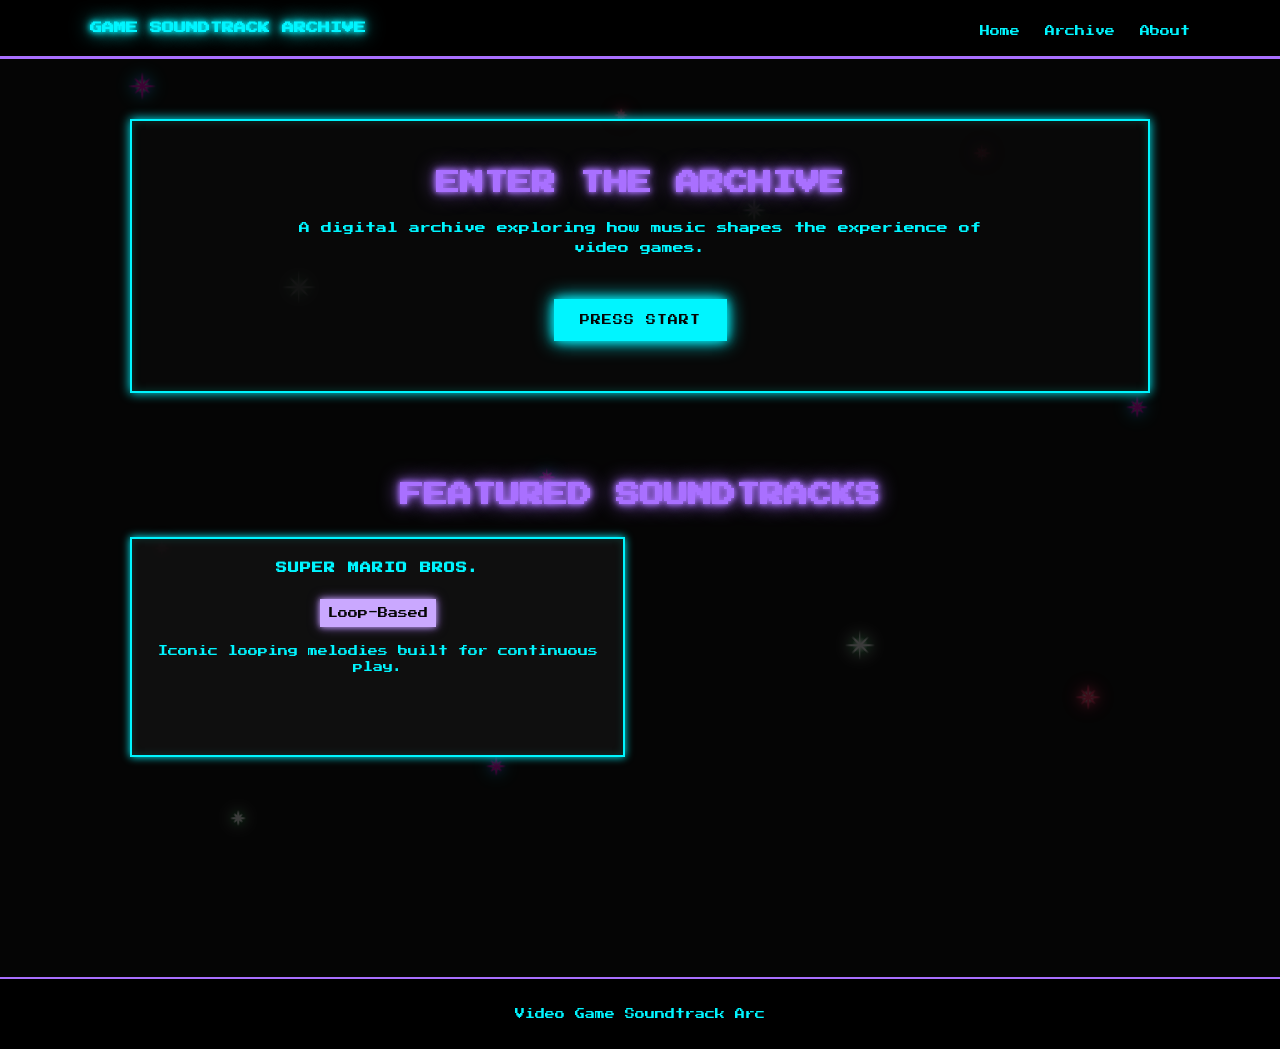
<file: index.html>
<!DOCTYPE html>
<html lang="en">
<head>
  <meta charset="UTF-8">
  <meta name="viewport" content="width=device-width, initial-scale=1.0">
  <title>Game Soundtrack Archive</title>
  <link rel="stylesheet" href="home-page.css">
  <link href="https://fonts.googleapis.com/css2?family=Press+Start+2P&display=swap" rel="stylesheet">
</head>
<body>

<div class="sparkles">
  <span class="sparkle sparkle-1"><i></i><b></b></span>
  <span class="sparkle sparkle-2"><i></i><b></b></span>
  <span class="sparkle sparkle-3"><i></i><b></b></span>
  <span class="sparkle sparkle-4"><i></i><b></b></span>
  <span class="sparkle sparkle-5"><i></i><b></b></span>
  <span class="sparkle sparkle-6"><i></i><b></b></span>
  <span class="sparkle sparkle-7"><i></i><b></b></span>
  <span class="sparkle sparkle-8"><i></i><b></b></span>
  <span class="sparkle sparkle-9"><i></i><b></b></span>
  <span class="sparkle sparkle-10"><i></i><b></b></span>
  <span class="sparkle sparkle-11"><i></i><b></b></span>
  <span class="sparkle sparkle-12"><i></i><b></b></span>
</div>

<header>
  <nav class="nav">
    <h1 class="logo">GAME SOUNDTRACK ARCHIVE</h1>

    <ul class="nav-links">
      <li><a href="./index.html">Home</a></li>
      <li><a href="/b-archive-page/archive.html">Archive</a></li>
      <li><a href="about-page.html">About</a></li>
    </ul>
  </nav>
</header>

<main>
 

<section class="hero">
  <h2>ENTER THE ARCHIVE</h2>
  <p>
    A digital archive exploring how music shapes the experience of video games.
  </p>
  <a href="b-archive-page/archive.html" class="start-btn">PRESS START</a>
</section>

<section class="archive-category">
  <h2>FEATURED SOUNDTRACKS</h2>

  <div class="archive-grid">
    <article class="card">
      <h3>SUPER MARIO BROS.</h3>
      <p class="card-label">Loop-Based</p>
      <p>Iconic looping melodies built for continuous play.</p>
    </article>

  

</section>

</main>

<footer>
  <p>Video Game Soundtrack Arc</p>
</footer>

</body>
</html>
</file>
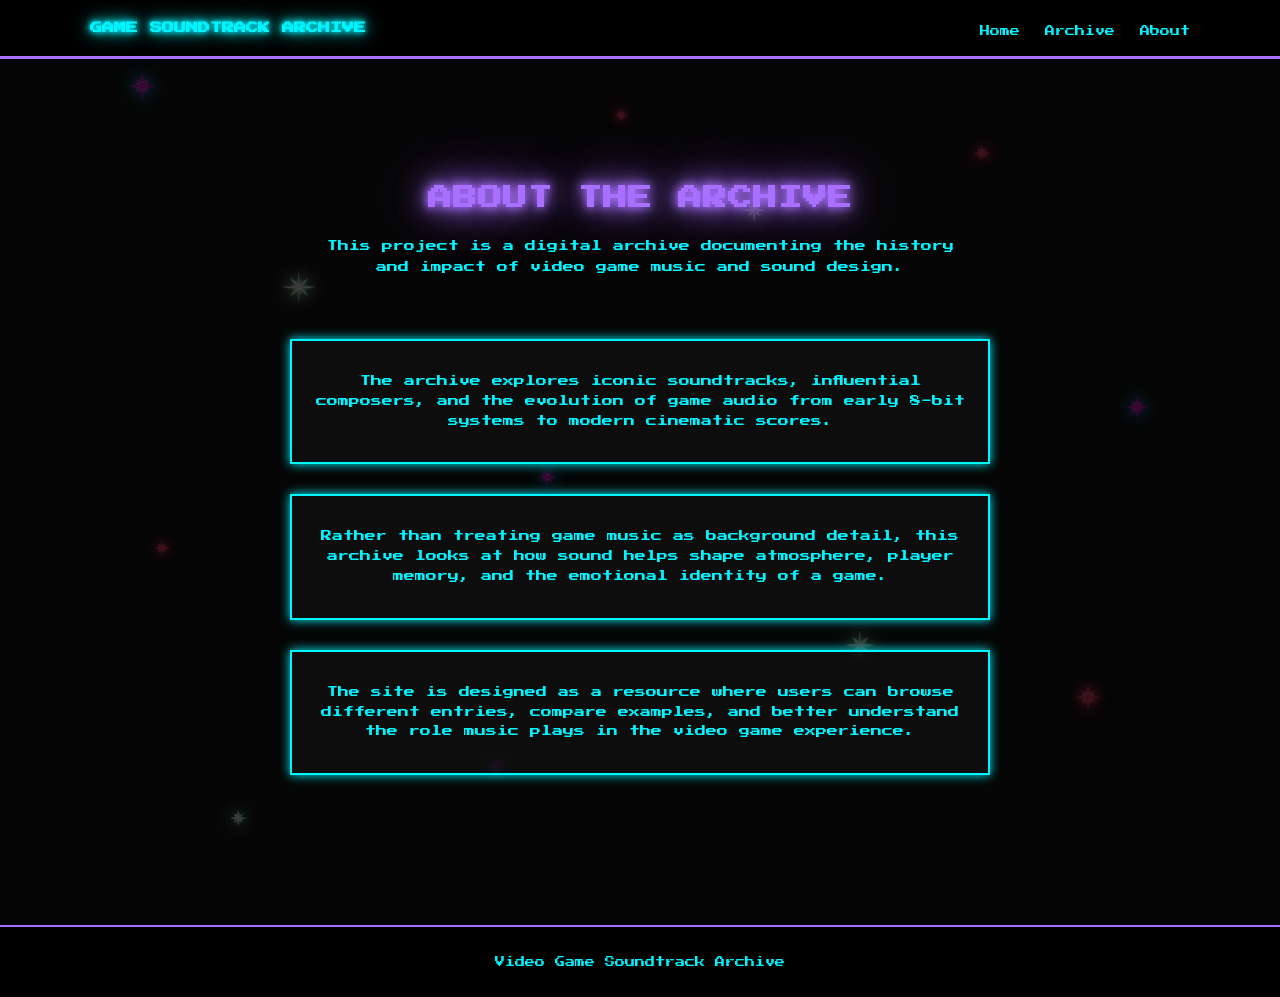
<file: about-page.html>
<!DOCTYPE html>
<html lang="en">
<head>
  <meta charset="UTF-8">
  <meta name="viewport" content="width=device-width, initial-scale=1.0">
  <title>About | Game Soundtrack Archive</title>
  <link rel="stylesheet" href="home-page.css">
  <link href="https://fonts.googleapis.com/css2?family=Press+Start+2P&display=swap" rel="stylesheet">
</head>
<body>

  <div class="sparkles">
    <span class="sparkle sparkle-1"><i></i><b></b></span>
    <span class="sparkle sparkle-2"><i></i><b></b></span>
    <span class="sparkle sparkle-3"><i></i><b></b></span>
    <span class="sparkle sparkle-4"><i></i><b></b></span>
    <span class="sparkle sparkle-5"><i></i><b></b></span>
    <span class="sparkle sparkle-6"><i></i><b></b></span>
    <span class="sparkle sparkle-7"><i></i><b></b></span>
    <span class="sparkle sparkle-8"><i></i><b></b></span>
    <span class="sparkle sparkle-9"><i></i><b></b></span>
    <span class="sparkle sparkle-10"><i></i><b></b></span>
    <span class="sparkle sparkle-11"><i></i><b></b></span>
    <span class="sparkle sparkle-12"><i></i><b></b></span>
  </div>

  <header>
    <nav class="nav">
      <h1 class="logo">GAME SOUNDTRACK ARCHIVE</h1>

      <ul class="nav-links">
        <li><a href="index.html">Home</a></li>
        <li><a href="b-archive-page/archive.html">Archive</a></li>
        <li><a href="about.html">About</a></li>
      </ul>
    </nav>
  </header>

  <main>

    <section class="intro">
      <h2 class="section-title">ABOUT THE ARCHIVE</h2>
      <p>
        This project is a digital archive documenting the history and impact of video game music
        and sound design.
      </p>
    </section>

    <section class="entry-text">
      <p>
        The archive explores iconic soundtracks, influential composers, and the evolution of game
        audio from early 8-bit systems to modern cinematic scores.
      </p>
    </section>

    <section class="entry-text">
      <p>
        Rather than treating game music as background detail, this archive looks at how sound helps
        shape atmosphere, player memory, and the emotional identity of a game.
      </p>
    </section>

    <section class="entry-text">
      <p>
        The site is designed as a resource where users can browse different entries, compare examples,
        and better understand the role music plays in the video game experience.
      </p>
    </section>

  </main>

  <footer>
    <p>Video Game Soundtrack Archive</p>
  </footer>

</body>
</html>
</file>
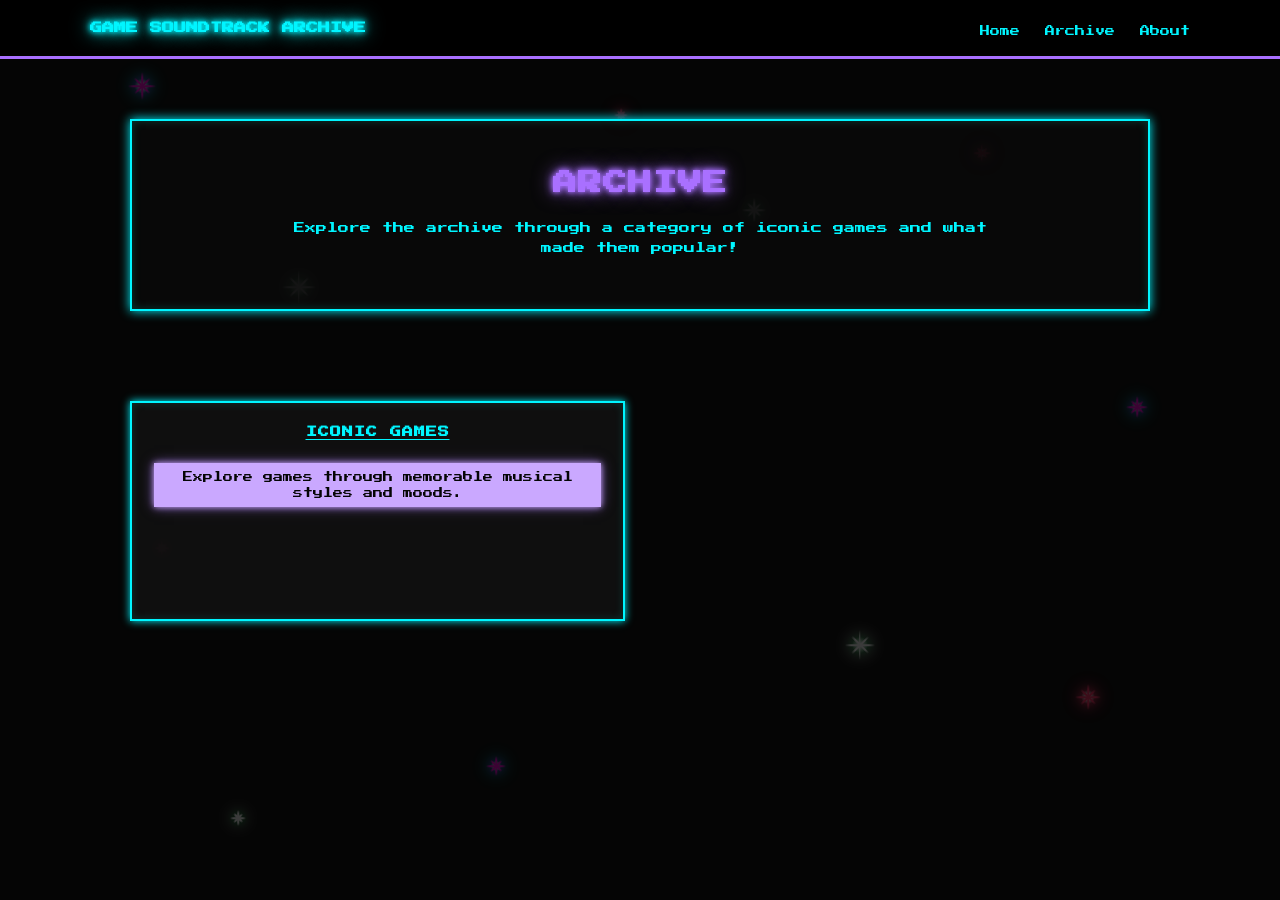
<file: b-archive-page/archive.html>
<!DOCTYPE html>
<html lang="en">
<head>
  <meta charset="UTF-8">
  <meta name="viewport" content="width=device-width, initial-scale=1.0">
  <title>Archive | Game Soundtrack Archive</title>
  <link rel="stylesheet" href="archive.css">
  <link href="https://fonts.googleapis.com/css2?family=Press+Start+2P&display=swap" rel="stylesheet">
</head>
<body>

  <div class="sparkles">
    <span class="sparkle sparkle-1"><i></i><b></b></span>
    <span class="sparkle sparkle-2"><i></i><b></b></span>
    <span class="sparkle sparkle-3"><i></i><b></b></span>
    <span class="sparkle sparkle-4"><i></i><b></b></span>
    <span class="sparkle sparkle-5"><i></i><b></b></span>
    <span class="sparkle sparkle-6"><i></i><b></b></span>
    <span class="sparkle sparkle-7"><i></i><b></b></span>
    <span class="sparkle sparkle-8"><i></i><b></b></span>
    <span class="sparkle sparkle-9"><i></i><b></b></span>
    <span class="sparkle sparkle-10"><i></i><b></b></span>
    <span class="sparkle sparkle-11"><i></i><b></b></span>
    <span class="sparkle sparkle-12"><i></i><b></b></span>
  </div>

  <header>
    <nav class="nav">
      <h1 class="logo">GAME SOUNDTRACK ARCHIVE</h1>
      <ul class="nav-links">
        <li><a href="../index.html">Home</a></li>
        <li><a href="./archive.html">Archive</a></li>
         <li><a href="../about-page.html">About</a></li>
        
      </ul>
    </nav>
  </header>

  <main>
    <section class="hero">
      <h2 class="section-title">ARCHIVE</h2>
      <p>
        Explore the archive through a category of iconic games and what made them popular!
      </p>
    </section>

    <section class="archive-category">
      <div class="archive-grid">
        <a href="../b-archive-page/iconic-games-page.html" class="card-link">
          <article class="card">
            <h3>ICONIC GAMES</h3>
            <p class="card-label">Explore games through memorable musical styles and moods.</p>
          </article>
        </a>
</file>
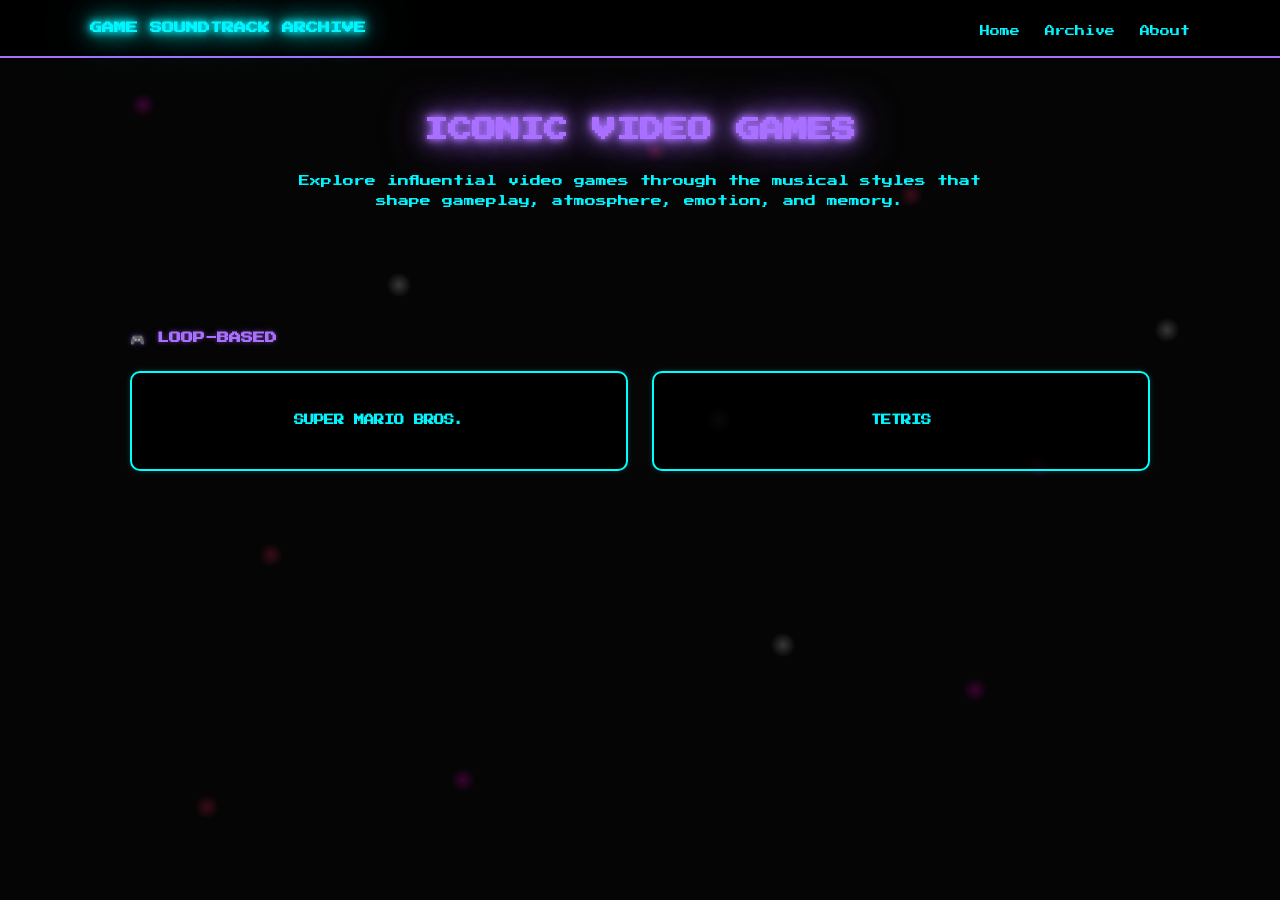
<file: b-archive-page/iconic-games-page.html>
<!DOCTYPE html>
<html lang="en">
<head>
  <meta charset="UTF-8">
  <meta name="viewport" content="width=device-width, initial-scale=1.0">
  <title>Iconic Video Games | Game Soundtrack Archive</title>
  <link rel="stylesheet" href="iconic-games-page.css">
  <link href="https://fonts.googleapis.com/css2?family=Press+Start+2P&display=swap" rel="stylesheet">
</head>
<body>

  <div class="sparkles">
    <span class="sparkle sparkle-1"><i></i><b></b></span>
    <span class="sparkle sparkle-2"><i></i><b></b></span>
    <span class="sparkle sparkle-3"><i></i><b></b></span>
    <span class="sparkle sparkle-4"><i></i><b></b></span>
    <span class="sparkle sparkle-5"><i></i><b></b></span>
    <span class="sparkle sparkle-6"><i></i><b></b></span>
    <span class="sparkle sparkle-7"><i></i><b></b></span>
    <span class="sparkle sparkle-8"><i></i><b></b></span>
    <span class="sparkle sparkle-9"><i></i><b></b></span>
    <span class="sparkle sparkle-10"><i></i><b></b></span>
    <span class="sparkle sparkle-11"><i></i><b></b></span>
    <span class="sparkle sparkle-12"><i></i><b></b></span>
  </div>

  <header>
    <nav class="nav">
      <h1 class="logo">GAME SOUNDTRACK ARCHIVE</h1>
      <ul class="nav-links">
        <li><a href="../index.html">Home</a></li>
        <li><a href="./archive.html">Archive</a></li>
       <li><a href="about-page.html">About</a></li>
      </ul>
    </nav>
  </header>

  <main class="games-page">

    <section class="games-hero">
      <h2 class="games-page-title">ICONIC VIDEO GAMES</h2>
      <p class="games-hero-text">
        Explore influential video games through the musical styles that shape gameplay,
        atmosphere, emotion, and memory.
      </p>
    </section>

    <section class="games-category">
      <h3 class="games-genre-title">🎮 LOOP-BASED</h3>
      <div class="games-grid">
        <a href="../c-iconic-video-games/mario.html" class="game-card-link">
          <article class="game-card"><h4>SUPER MARIO BROS.</h4></article>
        </a>

        <a href="../c-iconic-video-games/tetris.html" class="game-card-link">
          <article class="game-card"><h4>TETRIS</h4></article>
        </a>

  </main>

</body>
</html>
</file>
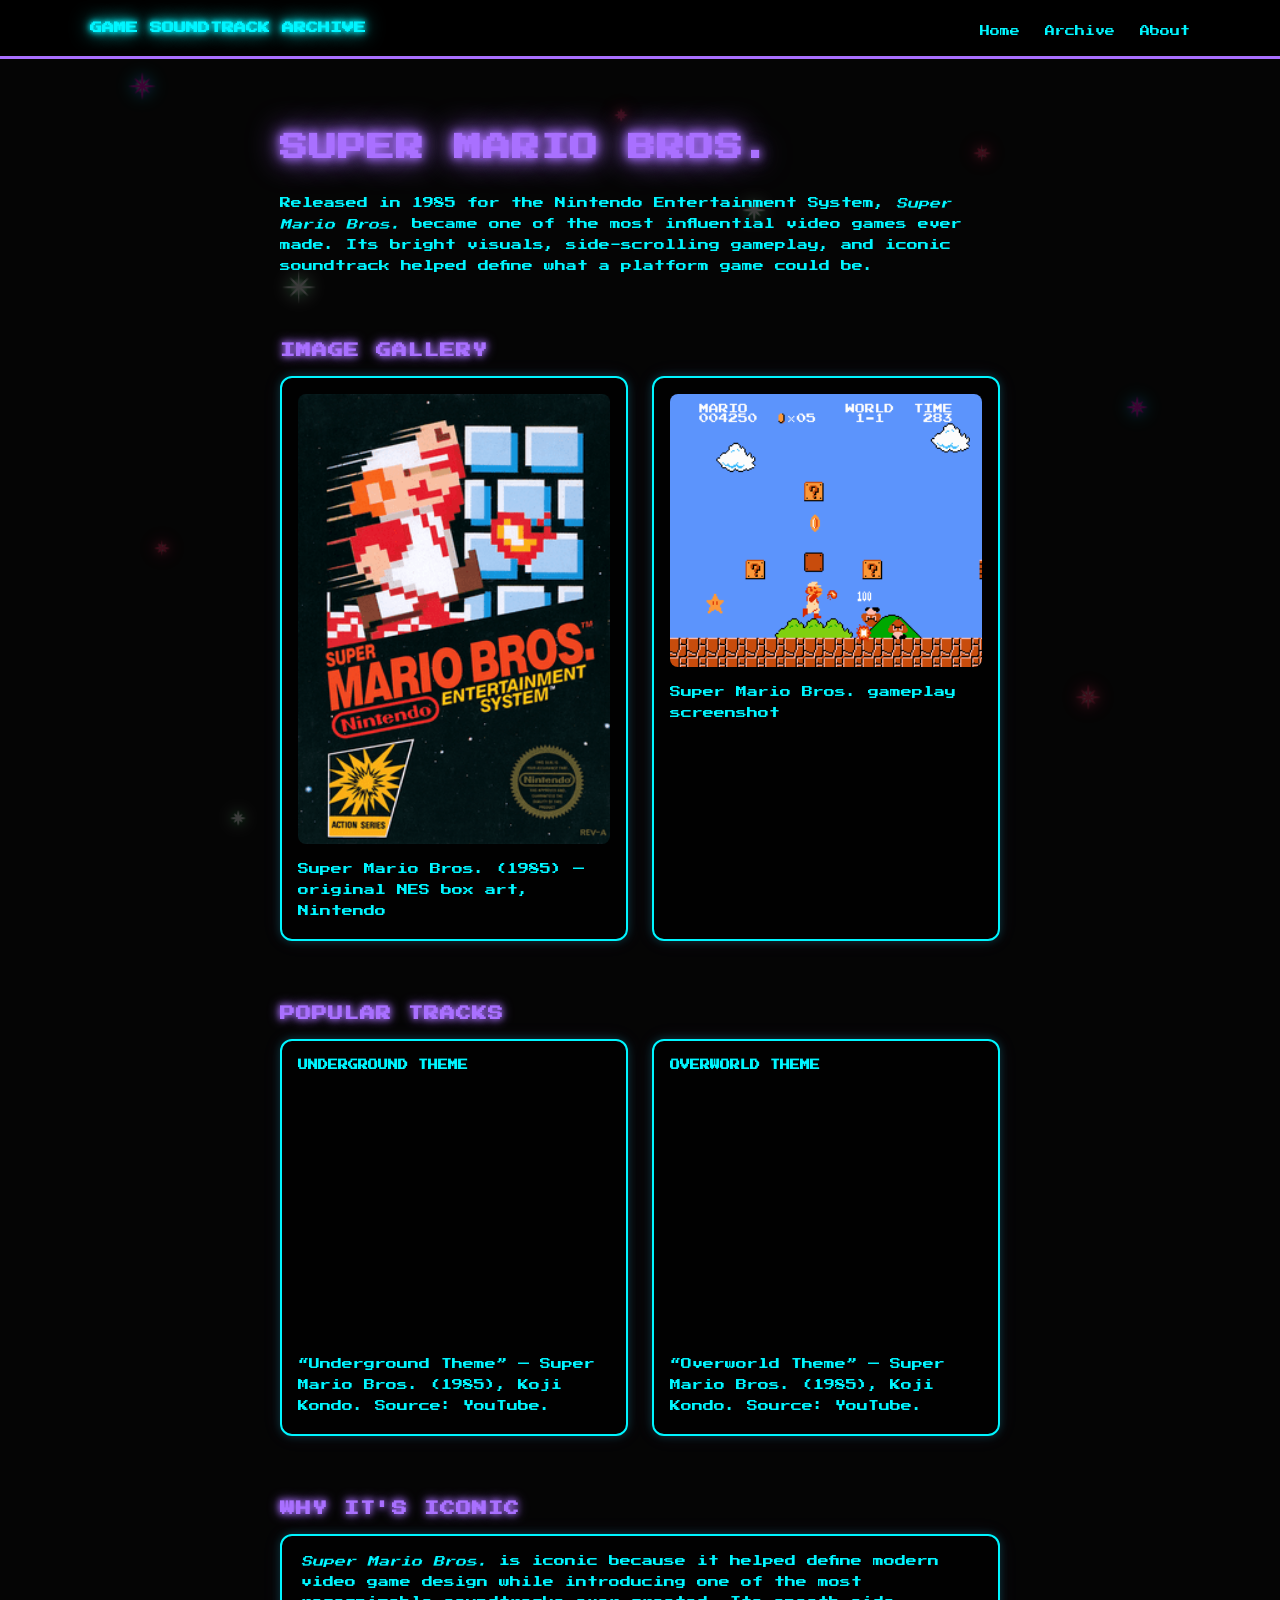
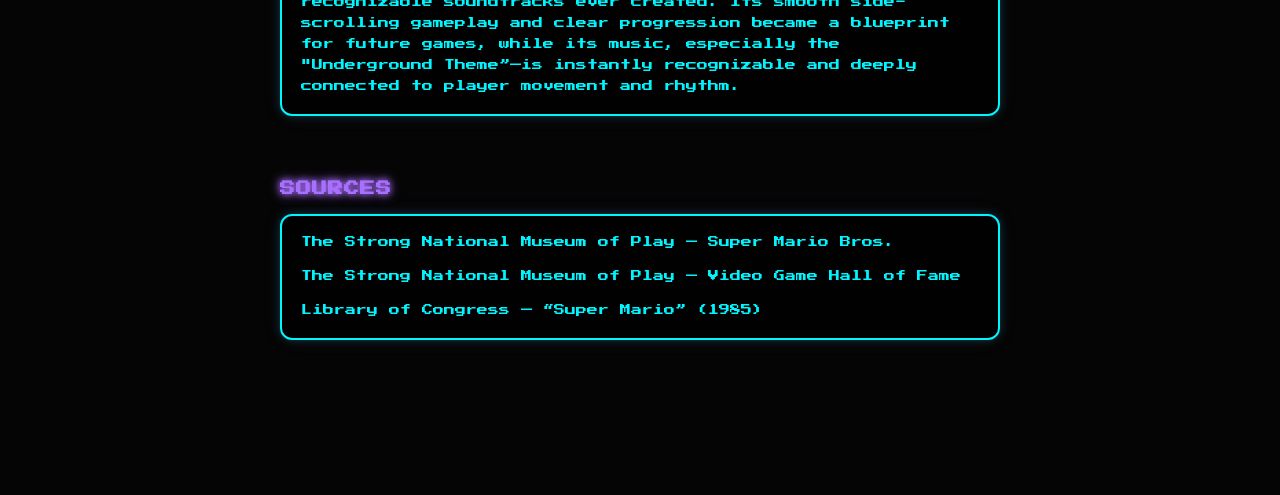
<file: c-iconic-video-games/mario.html>
<!DOCTYPE html>
<html lang="en">
<head>
  <meta charset="UTF-8" />
  <meta name="viewport" content="width=device-width, initial-scale=1.0" />
  <title>Super Mario Bros. | Game Soundtrack Archive</title>
  <link rel="stylesheet" href="mario.css" />
  <link href="https://fonts.googleapis.com/css2?family=Press+Start+2P&display=swap" rel="stylesheet" />
</head>
<body>

  <div class="sparkles">
    <span class="sparkle sparkle-1"><i></i><b></b></span>
    <span class="sparkle sparkle-2"><i></i><b></b></span>
    <span class="sparkle sparkle-3"><i></i><b></b></span>
    <span class="sparkle sparkle-4"><i></i><b></b></span>
    <span class="sparkle sparkle-5"><i></i><b></b></span>
    <span class="sparkle sparkle-6"><i></i><b></b></span>
    <span class="sparkle sparkle-7"><i></i><b></b></span>
    <span class="sparkle sparkle-8"><i></i><b></b></span>
    <span class="sparkle sparkle-9"><i></i><b></b></span>
    <span class="sparkle sparkle-10"><i></i><b></b></span>
    <span class="sparkle sparkle-11"><i></i><b></b></span>
    <span class="sparkle sparkle-12"><i></i><b></b></span>
  </div>

  <header>
    <nav class="nav">
      <h1 class="logo">GAME SOUNDTRACK ARCHIVE</h1>
      <ul class="nav-links">
        <li><a href="../index.html">Home</a></li>
        <li><a href="../b-archive-page/archive.html">Archive</a></li>
        <li><a href="../about-page.html">About</a></li>
      </ul>
    </nav>
  </header>

  <main class="games-page">

    <section class="games-hero">
      <h2 class="games-page-title">SUPER MARIO BROS.</h2>
      <p class="games-hero-text">
        Released in 1985 for the Nintendo Entertainment System, <em>Super Mario Bros.</em>
        became one of the most influential video games ever made. Its bright visuals,
        side-scrolling gameplay, and iconic soundtrack helped define what a platform game could be.
      </p>
    </section>

    <section class="games-category">
      <h3 class="games-genre-title">IMAGE GALLERY</h3>
      <div class="games-grid">

        <article class="game-card media-card">
          <img
            src="../images/super mario bros.png"
            alt="Super Mario Bros. original NES box art"
            class="media-image"
          />
          <p class="media-caption">
            Super Mario Bros. (1985) — original NES box art, Nintendo
          </p>
        </article>

        <article class="game-card media-card">
          <img
            src="../images/mario gameplay.png"
            alt="Super Mario Bros. gameplay screenshot"
            class="media-image"
          />
          <p class="media-caption">
            Super Mario Bros. gameplay screenshot
          </p>
        </article>

      </div>
    </section>

    <section class="games-category">
      <h3 class="games-genre-title">POPULAR TRACKS</h3>
      <div class="games-grid">

        <article class="game-card media-card">
          <h4 class="track-title">UNDERGROUND THEME</h4>
          <iframe
            width="100%"
            height="250"
            src="https://www.youtube.com/embed/ox2Fjp9oeAI"
            title="Super Mario Bros Underground Theme"
            frameborder="0"
            allowfullscreen
            class="video-frame">
          </iframe>
          <p class="media-caption">
            “Underground Theme” — Super Mario Bros. (1985), Koji Kondo. Source: YouTube.
          </p>
        </article>

        <article class="game-card media-card">
          <h4 class="track-title">OVERWORLD THEME</h4>
          <iframe
            width="100%"
            height="250"
            src="https://www.youtube.com/embed/iy3qq7zc4EY"
            title="Super Mario Bros Overworld Theme"
            frameborder="0"
            allowfullscreen
            class="video-frame">
          </iframe>
          <p class="media-caption">
            “Overworld Theme” — Super Mario Bros. (1985), Koji Kondo. Source: YouTube.
          </p>
        </article>

      </div>
    </section>

    <section class="games-category">
      <h3 class="games-genre-title">WHY IT'S ICONIC</h3>
      <div class="game-card text-card">
        <p>
          <em>Super Mario Bros.</em> is iconic because it helped define modern video game design
          while introducing one of the most recognizable soundtracks ever created. Its smooth
          side-scrolling gameplay and clear progression became a blueprint for future games,
          while its music, especially the "Underground Theme”—is instantly recognizable and deeply
          connected to player movement and rhythm.
        </p>
      </div>
    </section>

    <section class="games-category">
      <h3 class="games-genre-title">SOURCES</h3>
      <div class="game-card text-card">
        <ul class="sources-list">
          <li>
            <a href="https://www.museumofplay.org/games/super-mario-bros/" target="_blank" rel="noopener noreferrer">
              The Strong National Museum of Play — Super Mario Bros.
            </a>
          </li>
          <li>
            <a href="https://www.museumofplay.org/blog/the-first-class-of-the-world-video-game-hall-of-fame/" target="_blank" rel="noopener noreferrer">
              The Strong National Museum of Play — Video Game Hall of Fame
            </a>
          </li>
          <li>
            <a href="https://blogs.loc.gov/now-see-hear/2023/08/from-the-national-recording-registry-super-mario-1985/" target="_blank" rel="noopener noreferrer">
              Library of Congress — “Super Mario” (1985)
            </a>
          </li>
    
            </a>
          </li>
        </ul>
      </div>
    </section>

  </main>

</body>
</html>
</file>
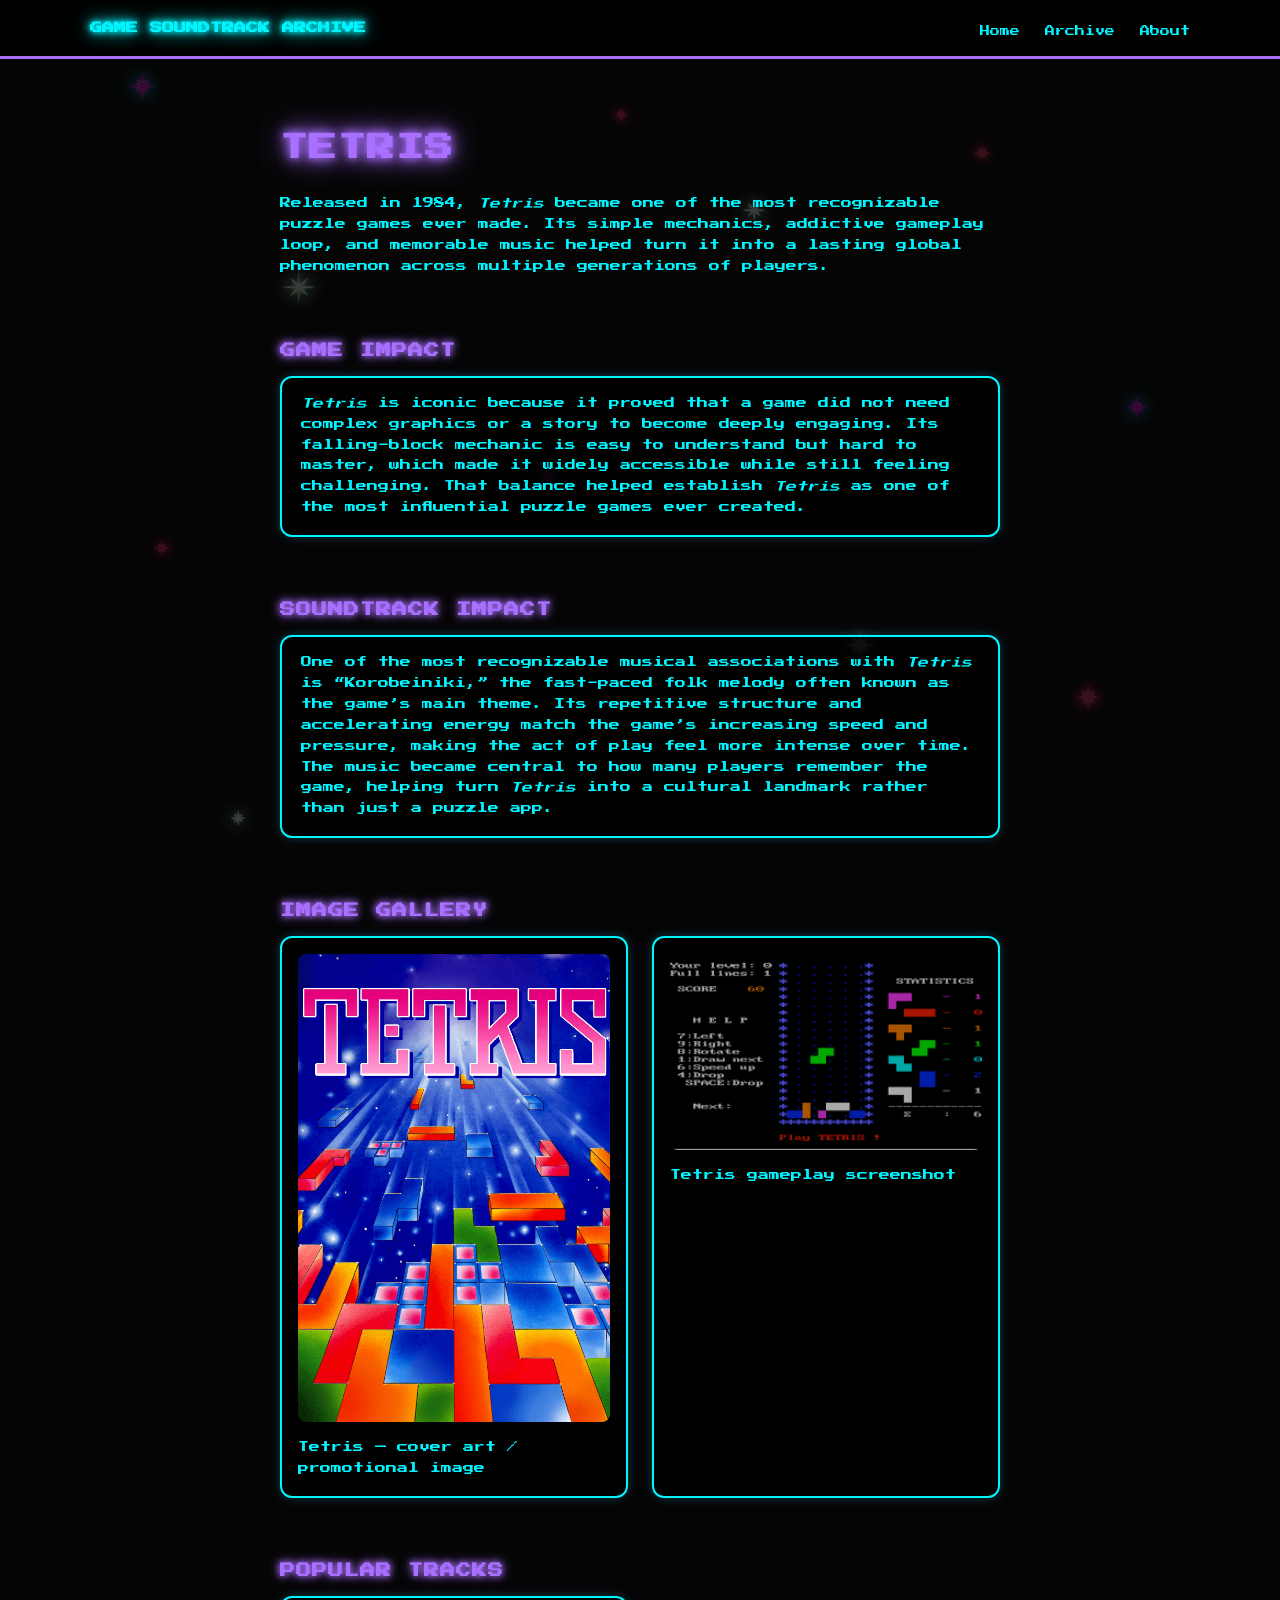
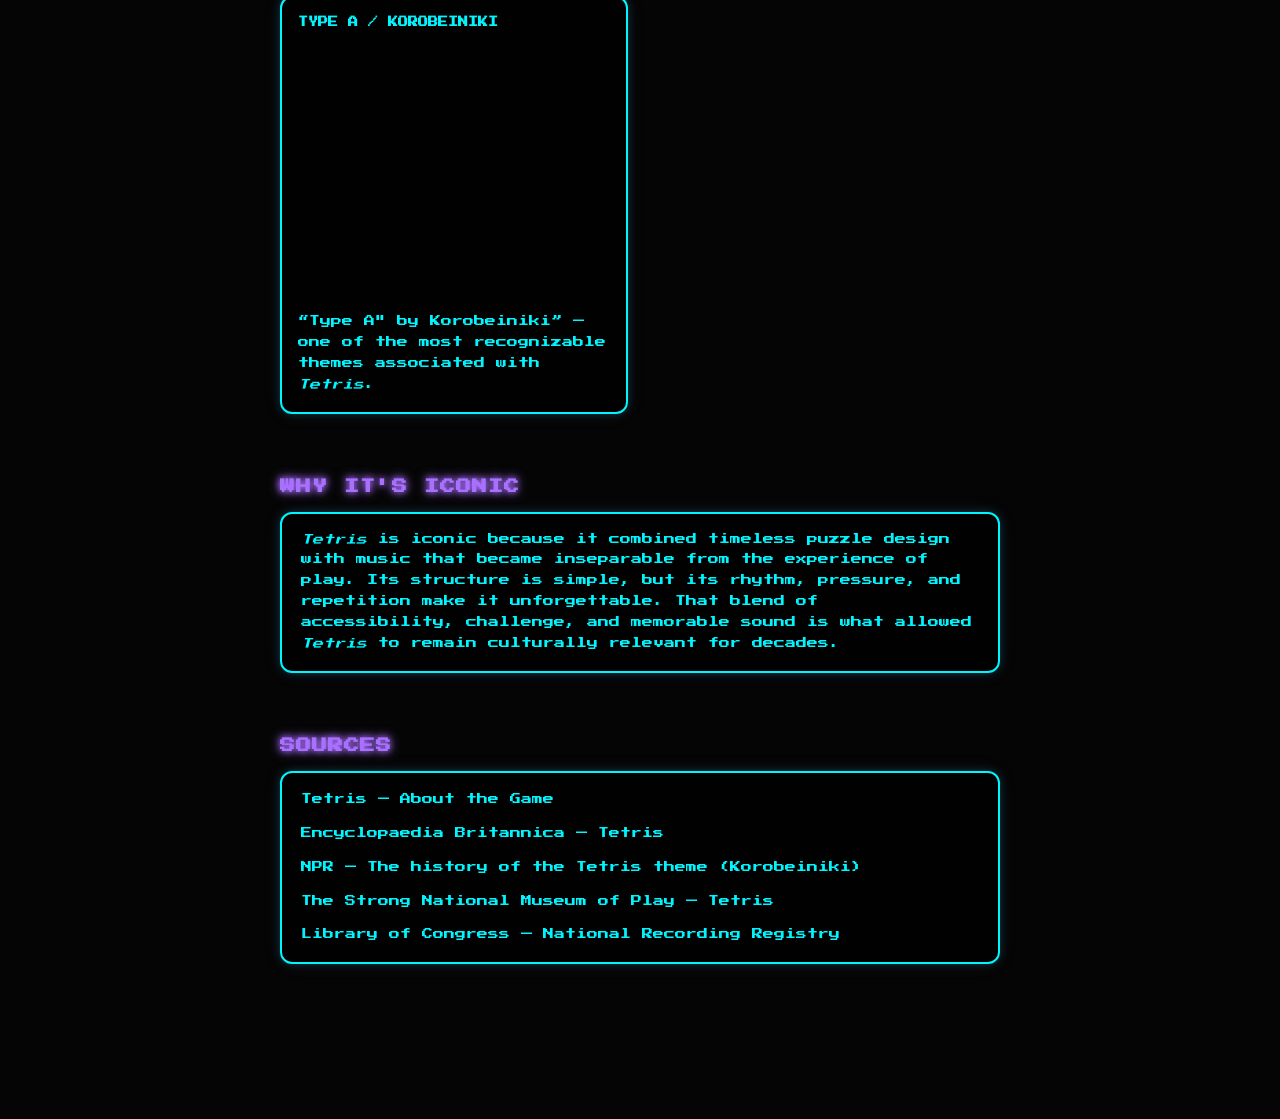
<file: c-iconic-video-games/tetris.html>
<!DOCTYPE html>
<html lang="en">
<head>
  <meta charset="UTF-8" />
  <meta name="viewport" content="width=device-width, initial-scale=1.0" />
  <title>Tetris | Game Soundtrack Archive</title>
  <link rel="stylesheet" href="tetris.css" />
  <link href="https://fonts.googleapis.com/css2?family=Press+Start+2P&display=swap" rel="stylesheet" />
</head>
<body>

  <div class="sparkles">
    <span class="sparkle sparkle-1"><i></i><b></b></span>
    <span class="sparkle sparkle-2"><i></i><b></b></span>
    <span class="sparkle sparkle-3"><i></i><b></b></span>
    <span class="sparkle sparkle-4"><i></i><b></b></span>
    <span class="sparkle sparkle-5"><i></i><b></b></span>
    <span class="sparkle sparkle-6"><i></i><b></b></span>
    <span class="sparkle sparkle-7"><i></i><b></b></span>
    <span class="sparkle sparkle-8"><i></i><b></b></span>
    <span class="sparkle sparkle-9"><i></i><b></b></span>
    <span class="sparkle sparkle-10"><i></i><b></b></span>
    <span class="sparkle sparkle-11"><i></i><b></b></span>
    <span class="sparkle sparkle-12"><i></i><b></b></span>
  </div>

  <header>
    <nav class="nav">
      <h1 class="logo">GAME SOUNDTRACK ARCHIVE</h1>
      <ul class="nav-links">
        <li><a href="../index.html">Home</a></li>
        <li><a href="../b-archive-page/archive.html">Archive</a></li>
         <li><a href="../about-page.html">About</a></li>
      </ul>
    </nav>
  </header>

  <main class="games-page">

    <section class="games-hero">
      <h2 class="games-page-title">TETRIS</h2>
      <p class="games-hero-text">
        Released in 1984, <em>Tetris</em> became one of the most recognizable puzzle games ever made.
        Its simple mechanics, addictive gameplay loop, and memorable music helped turn it into a
        lasting global phenomenon across multiple generations of players.
      </p>
    </section>

    <section class="games-category">
      <h3 class="games-genre-title">GAME IMPACT</h3>
      <div class="game-card text-card">
        <p>
          <em>Tetris</em> is iconic because it proved that a game did not need complex graphics or a
          story to become deeply engaging. Its falling-block mechanic is easy to understand but hard
          to master, which made it widely accessible while still feeling challenging. That balance
          helped establish <em>Tetris</em> as one of the most influential puzzle games ever created.
        </p>
      </div>
    </section>

    <section class="games-category">
      <h3 class="games-genre-title">SOUNDTRACK IMPACT</h3>
      <div class="game-card text-card">
        <p>
          One of the most recognizable musical associations with <em>Tetris</em> is “Korobeiniki,”
          the fast-paced folk melody often known as the game’s main theme. Its repetitive structure
          and accelerating energy match the game’s increasing speed and pressure, making the act of
          play feel more intense over time. The music became central to how many players remember
          the game, helping turn <em>Tetris</em> into a cultural landmark rather than just a puzzle app.
        </p>
      </div>
    </section>

    <section class="games-category">
      <h3 class="games-genre-title">IMAGE GALLERY</h3>
      <div class="games-grid">

        <article class="game-card media-card">
          <img
            src="../images/tetris cover.png"
            alt="Tetris Cover Art"
            class="media-image"
          />
          <p class="media-caption">
            Tetris — cover art / promotional image
          </p>
        </article>

        <article class="game-card media-card">
          <img
            src="../images/tetris gameplay.png"
            alt="Tetris Gameplay Image"
            class="media-image"
          />
          <p class="media-caption">
            Tetris gameplay screenshot
          </p>
        </article>

      </div>
    </section>

    <section class="games-category">
      <h3 class="games-genre-title">POPULAR TRACKS</h3>
      <div class="games-grid">

        <article class="game-card media-card">
          <h4 class="track-title">TYPE A / KOROBEINIKI</h4>
         <iframe
  width="100%"
  height="250"
  src="https://www.youtube.com/embed/VCrxWHTCNo8"
  title="Tetris Theme"
  frameborder="0"
  allowfullscreen
  class="video-frame">
</iframe>
          <p class="media-caption">
            “Type A" by Korobeiniki” — one of the most recognizable themes associated with <em>Tetris</em>.
          </p>
        </article>

      </div>
    </section>

    <section class="games-category">
      <h3 class="games-genre-title">WHY IT'S ICONIC</h3>
      <div class="game-card text-card">
        <p>
          <em>Tetris</em> is iconic because it combined timeless puzzle design with music that became
          inseparable from the experience of play. Its structure is simple, but its rhythm, pressure,
          and repetition make it unforgettable. That blend of accessibility, challenge, and memorable
          sound is what allowed <em>Tetris</em> to remain culturally relevant for decades.
        </p>
      </div>
    </section>

    <section class="games-category">
      <h3 class="games-genre-title">SOURCES</h3>
      <div class="game-card text-card">
     <ul class="sources-list">
  <li>
    <a href="https://tetris.com/about-us" target="_blank" rel="noopener noreferrer">
      Tetris — About the Game
    </a>
  </li>

  <li>
    <a href="https://www.britannica.com/topic/Tetris" target="_blank" rel="noopener noreferrer">
      Encyclopaedia Britannica — Tetris
    </a>
  </li>

  <li>
    <a href="https://www.npr.org/2024/03/31/1241676552/tetris-korobeiniki-history" target="_blank" rel="noopener noreferrer">
      NPR — The history of the Tetris theme (Korobeiniki)
    </a>
  </li>

  <li>
    <a href="https://www.museumofplay.org/games/tetris/" target="_blank" rel="noopener noreferrer">
      The Strong National Museum of Play — Tetris
    </a>
  </li>

  <li>
    <a href="https://www.loc.gov/programs/national-recording-preservation-board/recording-registry/" target="_blank" rel="noopener noreferrer">
      Library of Congress — National Recording Registry
    </a>
  </li>
</ul>
</file>
<file: home-page.css>
@import url('https://fonts.googleapis.com/css2?family=Press+Start+2P&display=swap');

/* -------------------- GLOBAL -------------------- */

* {
  box-sizing: border-box;
}

body {
  margin: 0;
  background: #050505;
  color: #00f5ff;
  font-family: 'Press Start 2P', cursive;
  overflow-x: hidden;
  position: relative;
}

img {
  max-width: 100%;
  display: block;
}

a {
  color: inherit;
}

/* -------------------- SPARKLES -------------------- */

.sparkles {
  position: fixed;
  inset: 0;
  pointer-events: none;
  z-index: -1;
}

.sparkle {
  position: absolute;
  width: 42px;
  height: 42px;
  opacity: 0.22;
  animation: sparkleTwinkle 3.2s ease-in-out infinite;
  background: radial-gradient(circle, currentColor 0%, rgba(255, 255, 255, 0.85) 10%, transparent 38%);
}

.sparkle::before,
.sparkle::after {
  content: "";
  position: absolute;
  top: 50%;
  left: 50%;
  transform: translate(-50%, -50%);
  border-radius: 999px;
}

.sparkle::before {
  width: 1.5px;
  height: 100%;
  background: linear-gradient(to bottom, transparent, currentColor 20%, currentColor 80%, transparent);
}

.sparkle::after {
  width: 100%;
  height: 1.5px;
  background: linear-gradient(to right, transparent, currentColor 20%, currentColor 80%, transparent);
}

.sparkle i,
.sparkle b {
  display: block;
  position: absolute;
  top: 50%;
  left: 50%;
  width: 1.5px;
  height: 80%;
  transform-origin: center;
  border-radius: 999px;
  background: linear-gradient(to bottom, transparent, currentColor 20%, currentColor 80%, transparent);
}

.sparkle i {
  transform: translate(-50%, -50%) rotate(45deg);
}

.sparkle b {
  transform: translate(-50%, -50%) rotate(-45deg);
}

/* sparkle colors */

.sparkle-1,
.sparkle-4,
.sparkle-7,
.sparkle-10 {
  color: #ff00d9;
  filter:
    drop-shadow(0 0 4px #4c40f1)
    drop-shadow(0 0 10px #00f5ff);
}

.sparkle-2,
.sparkle-5,
.sparkle-8,
.sparkle-11 {
  color: #ff2e63;
  filter:
    drop-shadow(0 0 4px #ff2e63)
    drop-shadow(0 0 10px #ff2e63);
}

.sparkle-3,
.sparkle-6,
.sparkle-9,
.sparkle-12 {
  color: #ffffff;
  filter:
    drop-shadow(0 0 4px #0cb73c)
    drop-shadow(0 0 10px #ffffff);
}

/* sparkle positions */

.sparkle-1  { top: 8%;  left: 10%; width: 28px; height: 28px; animation-delay: 0s; }
.sparkle-2  { top: 16%; left: 76%; width: 18px; height: 18px; animation-delay: 1.2s; }
.sparkle-3  { top: 30%; left: 22%; width: 34px; height: 34px; animation-delay: 0.7s; }
.sparkle-4  { top: 44%; left: 88%; width: 22px; height: 22px; animation-delay: 2s; }
.sparkle-5  { top: 60%; left: 12%; width: 16px; height: 16px; animation-delay: 1.6s; }
.sparkle-6  { top: 70%; left: 66%; width: 30px; height: 30px; animation-delay: 0.4s; }
.sparkle-7  { top: 84%; left: 38%; width: 20px; height: 20px; animation-delay: 2.4s; }
.sparkle-8  { top: 12%; left: 48%; width: 14px; height: 14px; animation-delay: 1s; }
.sparkle-9  { top: 22%; left: 58%; width: 24px; height: 24px; animation-delay: 2.8s; }
.sparkle-10 { top: 52%; left: 42%; width: 18px; height: 18px; animation-delay: 1.4s; }
.sparkle-11 { top: 76%; left: 84%; width: 26px; height: 26px; animation-delay: 0.9s; }
.sparkle-12 { top: 90%; left: 18%; width: 16px; height: 16px; animation-delay: 2.1s; }

@keyframes sparkleTwinkle {
  0% {
    opacity: 0.06;
    transform: scale(0.7);
  }
  25% {
    opacity: 0.3;
    transform: scale(0.92);
  }
  50% {
    opacity: 1;
    transform: scale(1.15);
  }
  75% {
    opacity: 0.35;
    transform: scale(0.95);
  }
  100% {
    opacity: 0.08;
    transform: scale(0.72);
  }
}

/* -------------------- TYPOGRAPHY -------------------- */

h2 {
  color: #a970ff;
}

.section-title {
  color: #a970ff;
  letter-spacing: 1px;
  text-shadow:
    0 0 8px #a970ff,
    0 0 16px #a970ff,
    0 0 32px #a970ff,
    0 0 64px #a970ff;
}

/* -------------------- HEADER / NAV -------------------- */

header {
  background: rgba(0, 0, 0, 0.9);
  border-bottom: 3px solid #a970ff;
  padding: 20px;
}

.nav {
  max-width: 1100px;
  margin: 0 auto;
  display: flex;
  justify-content: space-between;
  align-items: center;
  gap: 20px;
}

.logo {
  margin: 0;
  font-size: 12px;
  color: #00f5ff;
  text-shadow:
    0 0 5px #00f5ff,
    0 0 10px #00f5ff,
    0 0 20px #00f5ff;
}

.nav-links {
  list-style: none;
  display: flex;
  gap: 25px;
  margin: 0;
  padding: 0;
}

.nav-links a {
  text-decoration: none;
  color: #00f5ff;
  font-size: 10px;
  transition: 0.25s ease;
}

.nav-links a:hover {
  color: #b4ebe4;
  text-shadow:
    0 0 5px #b4ebe4,
    0 0 10px #b4ebe4,
    0 0 20px #b4ebe4;
}


/* -------------------- MAIN LAYOUT -------------------- */

main {
  max-width: 1100px;
  margin: 0 auto;
  padding: 60px 40px;
}

/* -------------------- INTRO -------------------- */

.intro {
  max-width: 700px;
  margin: 60px auto;
  padding: 0 20px;
  text-align: center;
  line-height: 1.6;
}

.intro p {
  color: #00f5ff;
  font-size: 11px;
  line-height: 1.9;
}

/* -------------------- HERO -------------------- */

.hero {
  text-align: center;
  margin-bottom: 90px;
  padding: 50px 25px;
  border: 2px solid #00f5ff;
  background: rgba(10, 10, 10, 0.78);
  box-shadow:
    0 0 10px #00f5ff,
    inset 0 0 10px rgba(0, 255, 225, 0.2);
}

.hero h2 {
  margin-top: 0;
  margin-bottom: 24px;
  color: #a970ff;
  text-shadow:
    0 0 5px #a970ff,
    0 0 10px #a970ff,
    0 0 20px rgba(169, 112, 255, 0.7);
}

.hero p {
  max-width: 700px;
  margin: 0 auto;
  font-size: 11px;
  line-height: 1.8;
}

/* -------------------- PRESS START BUTTON -------------------- */

.start-btn {
  display: inline-block;
  margin-top: 40px;
  padding: 14px 24px;
  font-size: 10px;
  letter-spacing: 1px;
  text-decoration: none;
  color: #050505;
  background: #00f5ff;
  border: 2px solid #00f5ff;
  box-shadow:
    0 0 10px #00f5ff,
    0 0 20px #00f5ff;
  transition: 0.25s ease;
  animation: blink 1.6s infinite alternate;
}

.start-btn:hover {
  background: #ff0040;
  border-color: #ff0040;
  color: #ffffff;
  box-shadow:
    0 0 10px #ff0040,
    0 0 20px #ff0040,
    0 0 40px #ff0040;
}

@keyframes blink {
  from {
    opacity: 1;
  }
  to {
    opacity: 0.65;
  }
}

/* -------------------- FEATURED SOUNDTRACKS -------------------- */

.archive-category {
  margin-bottom: 100px;
}

.archive-category h2 {
  text-align: center;
  margin-bottom: 30px;
  color: #a970ff;
  text-shadow:
    0 0 5px #a970ff,
    0 0 10px #a970ff,
    0 0 20px #a970ff;
}

.archive-grid {
  display: grid;
  grid-template-columns: repeat(2, 1fr);
  gap: 30px;
}

/* -------------------- CARDS -------------------- */

.card {
  min-height: 220px;
  padding: 22px;
  text-align: center;
  background: rgba(17, 17, 17, 0.92);
  border: 2px solid #00f5ff;
  box-shadow:
    0 0 8px #00f5ff,
    inset 0 0 8px rgba(0, 255, 225, 0.15);
  transition: 0.3s ease;
}

.card h3 {
  margin-top: 0;
  margin-bottom: 14px;
  font-size: 11px;
  line-height: 1.5;
  letter-spacing: 1px;
}

.card p {
  margin: 8px 0;
  font-size: 10px;
  line-height: 1.6;
}

.card-label {
  display: inline-block;
  margin-bottom: 12px;
  padding: 6px 8px;
  font-size: 9px;
  color: #050505;
  background: #caa8ff;
  box-shadow:
    0 0 6px #caa8ff,
    0 0 12px rgba(169, 112, 255, 0.6);
}

.card:hover {
  transform: translateY(-6px) scale(1.03);
  border-color: #b4ebe4;
  box-shadow:
    0 0 10px #b4ebe4,
    0 0 20px #b4ebe4,
    0 0 35px #b4ebe4;
}

/* -------------------- ENTRY TEXT -------------------- */

.entry-text {
  max-width: 700px;
  margin: 30px auto;
  padding: 20px;
  text-align: center;
  font-size: 11px;
  line-height: 1.8;
  background: rgba(17, 17, 17, 0.75);
  border: 2px solid #00f5ff;
  box-shadow: 0 0 10px #00f5ff;
}

/* -------------------- FOOTER -------------------- */

footer {
  margin-top: 60px;
  padding: 20px;
  text-align: center;
  font-size: 10px;
  background: rgba(0, 0, 0, 0.88);
  border-top: 2px solid #a970ff;
}

/* -------------------- MOBILE -------------------- */
@media (max-width: 768px) {

  /* NAV */
  .nav {
    flex-direction: column;
    align-items: center;
    text-align: center;
    gap: 8px;
  }

  .nav-links {
    flex-direction: column;
    align-items: center;
    gap: 10px;
  }

  .logo {
    font-size: 12px;
    line-height: 1.5;
    text-shadow:
      0 0 2px rgba(0, 245, 255, 0.45),
      0 0 4px rgba(0, 245, 255, 0.25);
  }

  main {
    padding: 36px 16px;
  }

  .hero,
  .intro {
    padding: 24px 16px;
    margin: 28px auto;
  }

  .hero h2,
  .section-title,
  .card h3 {
    font-size: 18px;
    line-height: 1.4;
    text-shadow:
      0 0 2px rgba(169, 112, 255, 0.45),
      0 0 5px rgba(169, 112, 255, 0.22);
  }

  .archive-category h2 {
    font-size: 18px;
    line-height: 1.4;
    text-shadow: none;
  }

  .hero p,
  .intro p,
  .entry-text {
    font-size: 13px;
    line-height: 1.8;
    letter-spacing: 0.5px;
    text-shadow: none;
  }

  .archive-grid {
    grid-template-columns: 1fr;
    gap: 18px;
  }

  .card {
    padding: 18px 14px;
  }

  .card h3 {
    font-size: 13px;
  }

  .card p {
    font-size: 12px;
    line-height: 1.6;
    text-shadow: none;
  }

  .start-btn {
    font-size: 12px;
    padding: 14px 18px;
    text-shadow: none;
  }
}
</file>
<file: b-archive-page/archive.css>
@import url('https://fonts.googleapis.com/css2?family=Press+Start+2P&display=swap');

/* -------------------- GLOBAL -------------------- */

* {
  box-sizing: border-box;
}

body {
  margin: 0;
  background: #050505;
  color: #00f5ff;
  font-family: 'Press Start 2P', cursive;
  overflow-x: hidden;
  position: relative;
}

img {
  max-width: 100%;
  display: block;
}

a {
  color: inherit;
}

/* -------------------- SPARKLES -------------------- */

.sparkles {
  position: fixed;
  inset: 0;
  pointer-events: none;
  z-index: -1;
}

.sparkle {
  position: absolute;
  width: 42px;
  height: 42px;
  opacity: 0.22;
  animation: sparkleTwinkle 3.2s ease-in-out infinite;
  background: radial-gradient(circle, currentColor 0%, rgba(255, 255, 255, 0.85) 10%, transparent 38%);
}

.sparkle::before,
.sparkle::after {
  content: "";
  position: absolute;
  top: 50%;
  left: 50%;
  transform: translate(-50%, -50%);
  border-radius: 999px;
}

.sparkle::before {
  width: 1.5px;
  height: 100%;
  background: linear-gradient(to bottom, transparent, currentColor 20%, currentColor 80%, transparent);
}

.sparkle::after {
  width: 100%;
  height: 1.5px;
  background: linear-gradient(to right, transparent, currentColor 20%, currentColor 80%, transparent);
}

.sparkle i,
.sparkle b {
  display: block;
  position: absolute;
  top: 50%;
  left: 50%;
  width: 1.5px;
  height: 80%;
  transform-origin: center;
  border-radius: 999px;
  background: linear-gradient(to bottom, transparent, currentColor 20%, currentColor 80%, transparent);
}

.sparkle i {
  transform: translate(-50%, -50%) rotate(45deg);
}

.sparkle b {
  transform: translate(-50%, -50%) rotate(-45deg);
}

/* sparkle colors */

.sparkle-1,
.sparkle-4,
.sparkle-7,
.sparkle-10 {
  color: #ff00d9;
  filter:
    drop-shadow(0 0 4px #4c40f1)
    drop-shadow(0 0 10px #00f5ff);
}

.sparkle-2,
.sparkle-5,
.sparkle-8,
.sparkle-11 {
  color: #ff2e63;
  filter:
    drop-shadow(0 0 4px #ff2e63)
    drop-shadow(0 0 10px #ff2e63);
}

.sparkle-3,
.sparkle-6,
.sparkle-9,
.sparkle-12 {
  color: #ffffff;
  filter:
    drop-shadow(0 0 4px #0cb73c)
    drop-shadow(0 0 10px #ffffff);
}

/* sparkle positions */

.sparkle-1  { top: 8%;  left: 10%; width: 28px; height: 28px; animation-delay: 0s; }
.sparkle-2  { top: 16%; left: 76%; width: 18px; height: 18px; animation-delay: 1.2s; }
.sparkle-3  { top: 30%; left: 22%; width: 34px; height: 34px; animation-delay: 0.7s; }
.sparkle-4  { top: 44%; left: 88%; width: 22px; height: 22px; animation-delay: 2s; }
.sparkle-5  { top: 60%; left: 12%; width: 16px; height: 16px; animation-delay: 1.6s; }
.sparkle-6  { top: 70%; left: 66%; width: 30px; height: 30px; animation-delay: 0.4s; }
.sparkle-7  { top: 84%; left: 38%; width: 20px; height: 20px; animation-delay: 2.4s; }
.sparkle-8  { top: 12%; left: 48%; width: 14px; height: 14px; animation-delay: 1s; }
.sparkle-9  { top: 22%; left: 58%; width: 24px; height: 24px; animation-delay: 2.8s; }
.sparkle-10 { top: 52%; left: 42%; width: 18px; height: 18px; animation-delay: 1.4s; }
.sparkle-11 { top: 76%; left: 84%; width: 26px; height: 26px; animation-delay: 0.9s; }
.sparkle-12 { top: 90%; left: 18%; width: 16px; height: 16px; animation-delay: 2.1s; }

@keyframes sparkleTwinkle {
  0% {
    opacity: 0.06;
    transform: scale(0.7);
  }
  25% {
    opacity: 0.3;
    transform: scale(0.92);
  }
  50% {
    opacity: 1;
    transform: scale(1.15);
  }
  75% {
    opacity: 0.35;
    transform: scale(0.95);
  }
  100% {
    opacity: 0.08;
    transform: scale(0.72);
  }
}

/* -------------------- TYPOGRAPHY -------------------- */

h2 {
  color: #a970ff;
}

.section-title {
  color: #a970ff;
  letter-spacing: 1px;
  text-shadow:
    0 0 8px #a970ff,
    0 0 16px #a970ff,
    0 0 32px #a970ff,
    0 0 64px #a970ff;
}

/* -------------------- HEADER / NAV -------------------- */

header {
  background: rgba(0, 0, 0, 0.9);
  border-bottom: 3px solid #a970ff;
  padding: 20px;
}

.nav {
  max-width: 1100px;
  margin: 0 auto;
  display: flex;
  justify-content: space-between;
  align-items: center;
  gap: 20px;
}

.logo {
  margin: 0;
  font-size: 12px;
  color: #00f5ff;
  text-shadow:
    0 0 5px #00f5ff,
    0 0 10px #00f5ff,
    0 0 20px #00f5ff;
}

.nav-links {
  list-style: none;
  display: flex;
  gap: 25px;
  margin: 0;
  padding: 0;
}

.nav-links a {
  text-decoration: none;
  color: #00f5ff;
  font-size: 10px;
  transition: 0.25s ease;
}

.nav-links a:hover {
  color: #b4ebe4;
  text-shadow:
    0 0 5px #b4ebe4,
    0 0 10px #b4ebe4,
    0 0 20px #b4ebe4;
}


/* -------------------- MAIN LAYOUT -------------------- */

main {
  max-width: 1100px;
  margin: 0 auto;
  padding: 60px 40px;
}

/* -------------------- INTRO -------------------- */

.intro {
  max-width: 700px;
  margin: 60px auto;
  padding: 0 20px;
  text-align: center;
  line-height: 1.6;
}

.intro p {
  color: #00f5ff;
  font-size: 11px;
  line-height: 1.9;
}

/* -------------------- HERO -------------------- */

.hero {
  text-align: center;
  margin-bottom: 90px;
  padding: 50px 25px;
  border: 2px solid #00f5ff;
  background: rgba(10, 10, 10, 0.78);
  box-shadow:
    0 0 10px #00f5ff,
    inset 0 0 10px rgba(0, 255, 225, 0.2);
}

.hero h2 {
  margin-top: 0;
  margin-bottom: 24px;
  color: #a970ff;
  text-shadow:
    0 0 5px #a970ff,
    0 0 10px #a970ff,
    0 0 20px rgba(169, 112, 255, 0.7);
}

.hero p {
  max-width: 700px;
  margin: 0 auto;
  font-size: 11px;
  line-height: 1.8;
}

/* -------------------- PRESS START BUTTON -------------------- */

.start-btn {
  display: inline-block;
  margin-top: 40px;
  padding: 14px 24px;
  font-size: 10px;
  letter-spacing: 1px;
  text-decoration: none;
  color: #050505;
  background: #00f5ff;
  border: 2px solid #00f5ff;
  box-shadow:
    0 0 10px #00f5ff,
    0 0 20px #00f5ff;
  transition: 0.25s ease;
  animation: blink 1.6s infinite alternate;
}

.start-btn:hover {
  background: #ff0040;
  border-color: #ff0040;
  color: #ffffff;
  box-shadow:
    0 0 10px #ff0040,
    0 0 20px #ff0040,
    0 0 40px #ff0040;
}

@keyframes blink {
  from {
    opacity: 1;
  }
  to {
    opacity: 0.65;
  }
}

/* -------------------- FEATURED SOUNDTRACKS -------------------- */

.archive-category {
  margin-bottom: 100px;
}

.archive-category h2 {
  text-align: center;
  margin-bottom: 30px;
  color: #a970ff;
  text-shadow:
    0 0 5px #a970ff,
    0 0 10px #a970ff,
    0 0 20px #a970ff;
}

.archive-grid {
  display: grid;
  grid-template-columns: repeat(2, 1fr);
  gap: 30px;
}

/* -------------------- CARDS -------------------- */

.card {
  min-height: 220px;
  padding: 22px;
  text-align: center;
  background: rgba(17, 17, 17, 0.92);
  border: 2px solid #00f5ff;
  box-shadow:
    0 0 8px #00f5ff,
    inset 0 0 8px rgba(0, 255, 225, 0.15);
  transition: 0.3s ease;
}

.card h3 {
  margin-top: 0;
  margin-bottom: 14px;
  font-size: 11px;
  line-height: 1.5;
  letter-spacing: 1px;
}

.card p {
  margin: 8px 0;
  font-size: 10px;
  line-height: 1.6;
}

.card-label {
  display: inline-block;
  margin-bottom: 12px;
  padding: 6px 8px;
  font-size: 9px;
  color: #050505;
  background: #caa8ff;
  box-shadow:
    0 0 6px #caa8ff,
    0 0 12px rgba(169, 112, 255, 0.6);
}

.card:hover {
  transform: translateY(-6px) scale(1.03);
  border-color: #b4ebe4;
  box-shadow:
    0 0 10px #b4ebe4,
    0 0 20px #b4ebe4,
    0 0 35px #b4ebe4;
}

/* -------------------- ENTRY TEXT -------------------- */

.entry-text {
  max-width: 700px;
  margin: 30px auto;
  padding: 20px;
  text-align: center;
  font-size: 11px;
  line-height: 1.8;
  background: rgba(17, 17, 17, 0.75);
  border: 2px solid #00f5ff;
  box-shadow: 0 0 10px #00f5ff;
}

/* -------------------- FOOTER -------------------- */

footer {
  margin-top: 60px;
  padding: 20px;
  text-align: center;
  font-size: 10px;
  background: rgba(0, 0, 0, 0.88);
  border-top: 2px solid #a970ff;
}

/* -------------------- MOBILE -------------------- */

@media (max-width: 768px) {
  .nav {
    flex-direction: column;
    text-align: center;
  }

  .nav-links {
    flex-direction: column;
    align-items: center;
    gap: 14px;
  }

  main {
    padding: 40px 20px;
  }

  .intro {
    margin: 40px auto;
    padding: 0 10px;
  }

  .hero {
    padding: 35px 18px;
  }

  .archive-grid {
    grid-template-columns: 1fr;
  }

  .logo {
    font-size: 11px;
    line-height: 1.5;
  }

  .hero p,
  .intro p,
  .card p,
  .entry-text {
    font-size: 9px;
  }

  .card h3 {
    font-size: 10px;
  }

}
/* -------------------- MOBILE -------------------- */

@media (max-width: 768px) {
  .nav {
    flex-direction: column;
    align-items: center;
    text-align: center;
    gap: 8px;
  }

  .nav-links {
    flex-direction: column;
    align-items: center;
    gap: 10px;
  }

  main {
    padding: 40px 18px 70px;
  }

  .intro {
    margin: 40px auto;
    padding: 0 10px;
  }

  .hero {
    padding: 35px 18px;
  }

  .archive-grid {
    grid-template-columns: 1fr;
    gap: 18px;
  }

  .logo {
    font-size: 11px;
    line-height: 1.5;
    text-shadow:
      0 0 2px rgba(0, 245, 255, 0.45),
      0 0 4px rgba(0, 245, 255, 0.25);
  }

  .hero h2,
  .section-title,
  .card h3 {
    text-shadow:
      0 0 2px rgba(169, 112, 255, 0.45),
      0 0 5px rgba(169, 112, 255, 0.22);
  }

  .hero h2,
  .section-title {
    font-size: 18px;
    line-height: 1.4;
  }

  .card h3 {
    font-size: 10px;
  }

  .hero p,
  .intro p,
  .card p,
  .entry-text {
    font-size: 9px;
    line-height: 1.8;
    letter-spacing: 0.4px;
    text-shadow: none;
  }
}
</file>
<file: b-archive-page/iconic-games-page.css>
/* -------------------- RESET -------------------- */
* {
  margin: 0;
  padding: 0;
  box-sizing: border-box;
}

/* -------------------- BODY -------------------- */
body {
  background: #050505;
  color: #00f5ff;
  font-family: 'Press Start 2P', cursive;
  overflow-x: hidden;
  position: relative;
}

/* -------------------- GLOBAL LINKS -------------------- */
a {
  text-decoration: none;
  color: inherit;
}

/* -------------------- NAV -------------------- */
header {
  background: rgba(0, 0, 0, 0.9);
  border-bottom: 2px solid #a970ff;
  padding: 20px;
}

.nav {
  display: flex;
  justify-content: space-between;
  align-items: center;
  max-width: 1100px;
  margin: auto;
  gap: 20px;
}

.logo {
  font-size: 12px;
  color: #00f5ff;
  text-shadow:
    0 0 6px #00f5ff,
    0 0 12px #00f5ff,
    0 0 24px #00f5ff,
    0 0 48px #00f5ff;
}

.nav-links {
  list-style: none;
  display: flex;
  gap: 25px;
}

.nav-links a {
  color: #00f5ff;
  font-size: 10px;
  transition: 0.25s ease;
}

.nav-links a:hover {
  color: #b4ebe4;
  text-shadow:
    0 0 5px #b4ebe4,
    0 0 10px #b4ebe4,
    0 0 20px #b4ebe4;
}

/* -------------------- MAIN -------------------- */
.games-page {
  max-width: 1100px;
  margin: auto;
  padding: 60px 40px;
}

/* -------------------- HERO -------------------- */
.games-hero {
  text-align: center;
  margin-bottom: 120px;
}

.games-page-title {
  color: #a970ff;
  text-shadow:
    0 0 6px #a970ff,
    0 0 12px #a970ff,
    0 0 24px #a970ff,
    0 0 48px #a970ff;
}

.games-hero-text {
  font-size: 11px;
  line-height: 1.8;
  max-width: 700px;
  margin: 30px auto 0;
}

/* -------------------- CATEGORY -------------------- */
.games-category {
  margin-bottom: 80px;
}

.games-genre-title {
  color: #a970ff;
  font-size: 0.75rem;
  margin-bottom: 24px;
  text-shadow:
    0 0 4px rgba(169, 112, 255, 0.4),
    0 0 10px rgba(169, 112, 255, 0.2);
}

/* -------------------- GRID -------------------- */
.games-grid {
  display: grid;
  grid-template-columns: repeat(2, 1fr);
  gap: 24px;
}

/* -------------------- CARD LINKS -------------------- */
.game-card-link {
  display: block;
  text-decoration: none;
  color: inherit;
}

/* -------------------- CARDS -------------------- */
.game-card {
  border: 2px solid #00ffff;
  border-radius: 10px;
  padding: 1.2rem;
  background: rgba(0, 0, 0, 0.85);
  text-align: center;
  min-height: 100px;
  display: flex;
  align-items: center;
  justify-content: center;
  box-shadow: 0 0 6px rgba(0, 255, 255, 0.18);
  transition: all 0.25s ease;
}

.game-card h4 {
  color: #00f5ff;
  font-size: 0.65rem;
  line-height: 1.4;
  transition: color 0.25s ease;
}

/* -------------------- HOVER -------------------- */
.game-card:hover {
  transform: scale(1.03);
  box-shadow:
    0 0 20px #b4ebe4,
    0 0 30px #b4ebe4 inset;
}

.game-card:hover h4 {
  color: #b4ebe4;
}

/* -------------------- SPARKLES -------------------- */
.sparkles {
  position: fixed;
  inset: 0;
  pointer-events: none;
  z-index: -1;
}

.sparkle {
  position: absolute;
  width: 30px;
  height: 30px;
  opacity: 0.2;
  background: radial-gradient(circle, currentColor 0%, transparent 60%);
  animation: sparkle 3s infinite;
}

.sparkle-1,
.sparkle-4,
.sparkle-7,
.sparkle-10 {
  color: #ff00d9;
}

.sparkle-2,
.sparkle-5,
.sparkle-8,
.sparkle-11 {
  color: #ff2e63;
}

.sparkle-3,
.sparkle-6,
.sparkle-9,
.sparkle-12 {
  color: #ffffff;
}

.sparkle-1  { top: 10%; left: 10%; }
.sparkle-2  { top: 20%; left: 70%; }
.sparkle-3  { top: 30%; left: 30%; }
.sparkle-4  { top: 50%; left: 80%; }
.sparkle-5  { top: 60%; left: 20%; }
.sparkle-6  { top: 70%; left: 60%; }
.sparkle-7  { top: 85%; left: 35%; }
.sparkle-8  { top: 15%; left: 50%; }
.sparkle-9  { top: 35%; left: 90%; }
.sparkle-10 { top: 75%; left: 75%; }
.sparkle-11 { top: 88%; left: 15%; }
.sparkle-12 { top: 45%; left: 55%; }

@keyframes sparkle {
  0% {
    opacity: 0.1;
    transform: scale(0.7);
  }
  50% {
    opacity: 0.8;
    transform: scale(1.2);
  }
  100% {
    opacity: 0.1;
    transform: scale(0.7);
  }
}

/* -------------------- MOBILE -------------------- */
@media (max-width: 768px) {
  .nav {
    flex-direction: column;
    align-items: center;
    text-align: center;
    gap: 6px;
  }

  .nav-links {
    flex-direction: column;
    align-items: center;
    gap: 6px;
  }

  .logo {
    font-size: 10px;
    line-height: 1.4;
    text-shadow:
      0 0 2px rgba(0, 245, 255, 0.45),
      0 0 4px rgba(0, 245, 255, 0.25);
  }

  .games-page-title,
  .games-genre-title,
  h2,
  h3 {
    text-shadow:
      0 0 2px rgba(169, 112, 255, 0.45),
      0 0 5px rgba(169, 112, 255, 0.22);
  }

  .games-page-title,
  h2 {
    font-size: 16px;
    line-height: 1.4;
  }

  .games-genre-title,
  h3 {
    font-size: 12px;
    line-height: 1.4;
  }

  .games-hero-text,
  p {
    font-size: 11px;
    line-height: 1.7;
    text-shadow: none;
  }

  .games-grid {
    grid-template-columns: 1fr;
    gap: 18px;
  }

  .game-card {
    box-shadow: 0 0 6px rgba(0, 245, 255, 0.18);
  }

  .game-card h4 {
    font-size: 0.7rem;
  }

  .sparkle {
    opacity: 0.04;
  }

  .games-page {
    padding: 30px 16px 60px;
  }

  .games-category {
    margin-bottom: 38px;
  }

  .games-hero {
    margin-bottom: 70px;
  }
}
</file>
<file: c-iconic-video-games/mario.css>
@import url('https://fonts.googleapis.com/css2?family=Press+Start+2P&display=swap');

/* -------------------- GLOBAL -------------------- */

* {
  box-sizing: border-box;
}

body {
  margin: 0;
  background: #050505;
  color: #00f5ff;
  font-family: 'Press Start 2P', cursive;
  overflow-x: hidden;
  position: relative;
}

img,
iframe {
  max-width: 100%;
  display: block;
}

a {
  color: inherit;
}

/* -------------------- SPARKLES -------------------- */

.sparkles {
  position: fixed;
  inset: 0;
  pointer-events: none;
  z-index: -1;
}

.sparkle {
  position: absolute;
  width: 42px;
  height: 42px;
  opacity: 0.22;
  animation: sparkleTwinkle 3.2s ease-in-out infinite;
  background: radial-gradient(circle, currentColor 0%, rgba(255, 255, 255, 0.85) 10%, transparent 38%);
}

.sparkle::before,
.sparkle::after {
  content: "";
  position: absolute;
  top: 50%;
  left: 50%;
  transform: translate(-50%, -50%);
  border-radius: 999px;
}

.sparkle::before {
  width: 1.5px;
  height: 100%;
  background: linear-gradient(to bottom, transparent, currentColor 20%, currentColor 80%, transparent);
}

.sparkle::after {
  width: 100%;
  height: 1.5px;
  background: linear-gradient(to right, transparent, currentColor 20%, currentColor 80%, transparent);
}

.sparkle i,
.sparkle b {
  display: block;
  position: absolute;
  top: 50%;
  left: 50%;
  width: 1.5px;
  height: 80%;
  transform-origin: center;
  border-radius: 999px;
  background: linear-gradient(to bottom, transparent, currentColor 20%, currentColor 80%, transparent);
}

.sparkle i {
  transform: translate(-50%, -50%) rotate(45deg);
}

.sparkle b {
  transform: translate(-50%, -50%) rotate(-45deg);
}

.sparkle-1,
.sparkle-4,
.sparkle-7,
.sparkle-10 {
  color: #ff00d9;
  filter:
    drop-shadow(0 0 4px #4c40f1)
    drop-shadow(0 0 10px #00f5ff);
}

.sparkle-2,
.sparkle-5,
.sparkle-8,
.sparkle-11 {
  color: #ff2e63;
  filter:
    drop-shadow(0 0 4px #ff2e63)
    drop-shadow(0 0 10px #ff2e63);
}

.sparkle-3,
.sparkle-6,
.sparkle-9,
.sparkle-12 {
  color: #ffffff;
  filter:
    drop-shadow(0 0 4px #0cb73c)
    drop-shadow(0 0 10px #ffffff);
}

.sparkle-1  { top: 8%;  left: 10%; width: 28px; height: 28px; animation-delay: 0s; }
.sparkle-2  { top: 16%; left: 76%; width: 18px; height: 18px; animation-delay: 1.2s; }
.sparkle-3  { top: 30%; left: 22%; width: 34px; height: 34px; animation-delay: 0.7s; }
.sparkle-4  { top: 44%; left: 88%; width: 22px; height: 22px; animation-delay: 2s; }
.sparkle-5  { top: 60%; left: 12%; width: 16px; height: 16px; animation-delay: 1.6s; }
.sparkle-6  { top: 70%; left: 66%; width: 30px; height: 30px; animation-delay: 0.4s; }
.sparkle-7  { top: 84%; left: 38%; width: 20px; height: 20px; animation-delay: 2.4s; }
.sparkle-8  { top: 12%; left: 48%; width: 14px; height: 14px; animation-delay: 1s; }
.sparkle-9  { top: 22%; left: 58%; width: 24px; height: 24px; animation-delay: 2.8s; }
.sparkle-10 { top: 52%; left: 42%; width: 18px; height: 18px; animation-delay: 1.4s; }
.sparkle-11 { top: 76%; left: 84%; width: 26px; height: 26px; animation-delay: 0.9s; }
.sparkle-12 { top: 90%; left: 18%; width: 16px; height: 16px; animation-delay: 2.1s; }

@keyframes sparkleTwinkle {
  0% {
    opacity: 0.06;
    transform: scale(0.7);
  }
  25% {
    opacity: 0.3;
    transform: scale(0.92);
  }
  50% {
    opacity: 1;
    transform: scale(1.15);
  }
  75% {
    opacity: 0.35;
    transform: scale(0.95);
  }
  100% {
    opacity: 0.08;
    transform: scale(0.72);
  }
}

/* -------------------- HEADER / NAV -------------------- */

header {
  background: rgba(0, 0, 0, 0.9);
  border-bottom: 3px solid #a970ff;
  padding: 20px;
}

.nav {
  max-width: 1100px;
  margin: 0 auto;
  display: flex;
  justify-content: space-between;
  align-items: center;
  gap: 20px;
}

.logo {
  margin: 0;
  font-size: 12px;
  color: #00f5ff;
  text-shadow:
    0 0 5px #00f5ff,
    0 0 10px #00f5ff,
    0 0 20px #00f5ff;
}

.nav-links {
  list-style: none;
  display: flex;
  gap: 25px;
  margin: 0;
  padding: 0;
}

.nav-links a {
  text-decoration: none;
  color: #00f5ff;
  font-size: 10px;
  transition: 0.25s ease;
}

.nav-links a:hover {
  color: #b4ebe4;
  text-shadow:
    0 0 5px #b4ebe4,
    0 0 10px #b4ebe4,
    0 0 20px #b4ebe4;
}

/* -------------------- MAIN LAYOUT -------------------- */

.games-page {
  max-width: 800px;
  margin: 0 auto;
  padding: 70px 40px 90px;
}

.games-hero {
  margin-bottom: 65px;
}

.games-page-title {
  margin: 0 0 26px;
  color: #a970ff;
  font-size: 28px;
  line-height: 1.4;
  letter-spacing: 1px;
  text-shadow:
    0 0 8px #a970ff,
    0 0 16px #a970ff,
    0 0 32px #a970ff;
}

.games-hero-text,
.text-card p,
.media-caption,
.sources-list a {
  font-size: 11px;
  line-height: 1.9;
}

section {
  margin-bottom: 65px;
}

.games-genre-title {
  margin: 0 0 18px;
  color: #a970ff;
  font-size: 15px;
  letter-spacing: 1px;
  text-shadow:
    0 0 6px #a970ff,
    0 0 12px #a970ff;
}

/* -------------------- GRID / CARDS -------------------- */

.games-grid {
  display: grid;
  grid-template-columns: repeat(2, minmax(0, 1fr));
  gap: 24px;
}

.game-card {
  background: rgba(0, 0, 0, 0.72);
  border: 2px solid #00f5ff;
  border-radius: 12px;
  box-shadow:
    0 0 10px rgba(0, 245, 255, 0.2),
    0 0 20px rgba(169, 112, 255, 0.08);
}

.media-card {
  display: block;
  min-height: auto;
  padding: 1rem;
}

.text-card {
  display: block;
  text-align: left;
  min-height: auto;
  padding: 1rem 1.2rem;
}

.media-image,
.video-frame {
  width: 100%;
  height: auto;
  border-radius: 8px;
}

.video-frame {
  min-height: 250px;
}

.track-title {
  margin: 0 0 1rem;
  color: #00f5ff;
  font-size: 10px;
  line-height: 1.6;
}

.media-caption {
  margin: 1rem 0 0;
  color: #00f5ff;
}

.text-card p {
  margin: 0;
  color: #00f5ff;
}

/* -------------------- SOURCES -------------------- */

.sources-list {
  list-style: none;
  padding: 0;
  margin: 0;
}

.sources-list li {
  margin-bottom: 12px;
}

.sources-list li:last-child {
  margin-bottom: 0;
}

.sources-list a {
  display: inline-block;
  text-decoration: none;
  color: #00f5ff;
}

.sources-list a:hover {
  color: #b4ebe4;
  text-shadow:
    0 0 5px #b4ebe4,
    0 0 10px #b4ebe4;
}

/* -------------------- MOBILE -------------------- */

@media (max-width: 768px) {
  .nav {
    flex-direction: column;
    align-items: center;
    text-align: center;
    gap: 8px;
  }

  .nav-links {
    flex-direction: column;
    align-items: center;
    gap: 10px;
  }

  .logo {
    font-size: 12px;
    line-height: 1.5;
    text-shadow:
      0 0 2px rgba(0, 245, 255, 0.45),
      0 0 4px rgba(0, 245, 255, 0.25);
  }

  .games-page {
    max-width: 100%;
    padding: 40px 18px 70px;
  }

  /* MATCH HOMEPAGE GLOW EXACTLY */
  .games-page-title,
  .games-genre-title,
  h2,
  h3 {
    text-shadow:
      0 0 2px rgba(169, 112, 255, 0.45),
      0 0 5px rgba(169, 112, 255, 0.22) 
  }

  .games-page-title {
    font-size: 18px;
    line-height: 1.5;
  }

  .games-genre-title {
    font-size: 13px;
    margin-bottom: 16px;
  }

  .games-grid {
    grid-template-columns: 1fr;
    gap: 18px;
  }

  .games-hero-text,
  .text-card p,
  .media-caption,
  .sources-list a {
    font-size: 13px;
    line-height: 1.8;
    letter-spacing: 0.5px;
    text-shadow: none;
  }

  .track-title {
    font-size: 11px;
  }

  section {
    margin-bottom: 50px;
  }

  .video-frame {
    min-height: 220px;
  }
}
</file>
<file: c-iconic-video-games/tetris.css>
@import url('https://fonts.googleapis.com/css2?family=Press+Start+2P&display=swap');

/* -------------------- GLOBAL -------------------- */

* {
  box-sizing: border-box;
}

body {
  margin: 0;
  background: #050505;
  color: #00f5ff;
  font-family: 'Press Start 2P', cursive;
  overflow-x: hidden;
  position: relative;
}

img,
iframe {
  max-width: 100%;
  display: block;
}

a {
  color: inherit;
}

/* -------------------- SPARKLES -------------------- */

.sparkles {
  position: fixed;
  inset: 0;
  pointer-events: none;
  z-index: -1;
}

.sparkle {
  position: absolute;
  width: 42px;
  height: 42px;
  opacity: 0.22;
  animation: sparkleTwinkle 3.2s ease-in-out infinite;
  background: radial-gradient(circle, currentColor 0%, rgba(255, 255, 255, 0.85) 10%, transparent 38%);
}

.sparkle::before,
.sparkle::after {
  content: "";
  position: absolute;
  top: 50%;
  left: 50%;
  transform: translate(-50%, -50%);
  border-radius: 999px;
}

.sparkle::before {
  width: 1.5px;
  height: 100%;
  background: linear-gradient(to bottom, transparent, currentColor 20%, currentColor 80%, transparent);
}

.sparkle::after {
  width: 100%;
  height: 1.5px;
  background: linear-gradient(to right, transparent, currentColor 20%, currentColor 80%, transparent);
}

.sparkle i,
.sparkle b {
  display: block;
  position: absolute;
  top: 50%;
  left: 50%;
  width: 1.5px;
  height: 80%;
  transform-origin: center;
  border-radius: 999px;
  background: linear-gradient(to bottom, transparent, currentColor 20%, currentColor 80%, transparent);
}

.sparkle i {
  transform: translate(-50%, -50%) rotate(45deg);
}

.sparkle b {
  transform: translate(-50%, -50%) rotate(-45deg);
}

.sparkle-1,
.sparkle-4,
.sparkle-7,
.sparkle-10 {
  color: #ff00d9;
  filter:
    drop-shadow(0 0 4px #4c40f1)
    drop-shadow(0 0 10px #00f5ff);
}

.sparkle-2,
.sparkle-5,
.sparkle-8,
.sparkle-11 {
  color: #ff2e63;
  filter:
    drop-shadow(0 0 4px #ff2e63)
    drop-shadow(0 0 10px #ff2e63);
}

.sparkle-3,
.sparkle-6,
.sparkle-9,
.sparkle-12 {
  color: #ffffff;
  filter:
    drop-shadow(0 0 4px #0cb73c)
    drop-shadow(0 0 10px #ffffff);
}

.sparkle-1  { top: 8%;  left: 10%; width: 28px; height: 28px; animation-delay: 0s; }
.sparkle-2  { top: 16%; left: 76%; width: 18px; height: 18px; animation-delay: 1.2s; }
.sparkle-3  { top: 30%; left: 22%; width: 34px; height: 34px; animation-delay: 0.7s; }
.sparkle-4  { top: 44%; left: 88%; width: 22px; height: 22px; animation-delay: 2s; }
.sparkle-5  { top: 60%; left: 12%; width: 16px; height: 16px; animation-delay: 1.6s; }
.sparkle-6  { top: 70%; left: 66%; width: 30px; height: 30px; animation-delay: 0.4s; }
.sparkle-7  { top: 84%; left: 38%; width: 20px; height: 20px; animation-delay: 2.4s; }
.sparkle-8  { top: 12%; left: 48%; width: 14px; height: 14px; animation-delay: 1s; }
.sparkle-9  { top: 22%; left: 58%; width: 24px; height: 24px; animation-delay: 2.8s; }
.sparkle-10 { top: 52%; left: 42%; width: 18px; height: 18px; animation-delay: 1.4s; }
.sparkle-11 { top: 76%; left: 84%; width: 26px; height: 26px; animation-delay: 0.9s; }
.sparkle-12 { top: 90%; left: 18%; width: 16px; height: 16px; animation-delay: 2.1s; }

@keyframes sparkleTwinkle {
  0% {
    opacity: 0.06;
    transform: scale(0.7);
  }
  25% {
    opacity: 0.3;
    transform: scale(0.92);
  }
  50% {
    opacity: 1;
    transform: scale(1.15);
  }
  75% {
    opacity: 0.35;
    transform: scale(0.95);
  }
  100% {
    opacity: 0.08;
    transform: scale(0.72);
  }
}

/* -------------------- HEADER / NAV -------------------- */

header {
  background: rgba(0, 0, 0, 0.9);
  border-bottom: 3px solid #a970ff;
  padding: 20px;
}

.nav {
  max-width: 1100px;
  margin: 0 auto;
  display: flex;
  justify-content: space-between;
  align-items: center;
  gap: 20px;
}

.logo {
  margin: 0;
  font-size: 12px;
  color: #00f5ff;
  text-shadow:
    0 0 5px #00f5ff,
    0 0 10px #00f5ff,
    0 0 20px #00f5ff;
}

.nav-links {
  list-style: none;
  display: flex;
  gap: 25px;
  margin: 0;
  padding: 0;
}

.nav-links a {
  text-decoration: none;
  color: #00f5ff;
  font-size: 10px;
  transition: 0.25s ease;
}

.nav-links a:hover {
  color: #b4ebe4;
  text-shadow:
    0 0 5px #b4ebe4,
    0 0 10px #b4ebe4,
    0 0 20px #b4ebe4;
}

/* -------------------- MAIN LAYOUT -------------------- */

.games-page {
  max-width: 800px;
  margin: 0 auto;
  padding: 70px 40px 90px;
}

.games-hero {
  margin-bottom: 65px;
}

.games-page-title {
  margin: 0 0 26px;
  color: #a970ff;
  font-size: 28px;
  line-height: 1.4;
  letter-spacing: 1px;
  text-shadow:
    0 0 8px #a970ff,
    0 0 16px #a970ff,
    0 0 32px #a970ff;
}

.games-hero-text,
.text-card p,
.media-caption,
.sources-list a {
  font-size: 11px;
  line-height: 1.9;
}

section {
  margin-bottom: 65px;
}

.games-genre-title {
  margin: 0 0 18px;
  color: #a970ff;
  font-size: 15px;
  letter-spacing: 1px;
  text-shadow:
    0 0 6px #a970ff,
    0 0 12px #a970ff;
}

/* -------------------- GRID / CARDS -------------------- */

.games-grid {
  display: grid;
  grid-template-columns: repeat(2, minmax(0, 1fr));
  gap: 24px;
}

.game-card {
  background: rgba(0, 0, 0, 0.72);
  border: 2px solid #00f5ff;
  border-radius: 12px;
  box-shadow:
    0 0 10px rgba(0, 245, 255, 0.2),
    0 0 20px rgba(169, 112, 255, 0.08);
}

.media-card {
  display: block;
  min-height: auto;
  padding: 1rem;
}

.text-card {
  display: block;
  text-align: left;
  min-height: auto;
  padding: 1rem 1.2rem;
}

.media-image,
.video-frame {
  width: 100%;
  height: auto;
  border-radius: 8px;
}

.video-frame {
  min-height: 250px;
}

.track-title {
  margin: 0 0 1rem;
  color: #00f5ff;
  font-size: 10px;
  line-height: 1.6;
}

.media-caption {
  margin: 1rem 0 0;
  color: #00f5ff;
}

.text-card p {
  margin: 0;
  color: #00f5ff;
}

/* -------------------- SOURCES -------------------- */

.sources-list {
  list-style: none;
  padding: 0;
  margin: 0;
}

.sources-list li {
  margin-bottom: 12px;
}

.sources-list li:last-child {
  margin-bottom: 0;
}

.sources-list a {
  display: inline-block;
  text-decoration: none;
  color: #00f5ff;
}

.sources-list a:hover {
  color: #b4ebe4;
  text-shadow:
    0 0 5px #b4ebe4,
    0 0 10px #b4ebe4;
}

/* -------------------- MOBILE -------------------- */

@media (max-width: 768px) {
  .nav {
    flex-direction: column;
    align-items: center;
    text-align: center;
    gap: 8px;
  }

  .nav-links {
    flex-direction: column;
    align-items: center;
    gap: 10px;
  }

  .logo {
    font-size: 12px;
    line-height: 1.5;
    text-shadow:
      0 0 2px rgba(0, 245, 255, 0.45),
      0 0 4px rgba(0, 245, 255, 0.25);
  }

  .games-page {
    max-width: 100%;
    padding: 40px 18px 70px;
  }

  .games-page-title,
  .games-genre-title,
  h2,
  h3 {
    text-shadow:
      0 0 2px rgba(169, 112, 255, 0.45),
      0 0 5px rgba(169, 112, 255, 0.22)
  }

  .games-page-title {
    font-size: 18px;
    line-height: 1.5;
  }

  .games-genre-title {
    font-size: 13px;
    margin-bottom: 16px;
  }

  .games-grid {
    grid-template-columns: 1fr;
    gap: 18px;
  }

  .games-hero-text,
  .text-card p,
  .media-caption,
  .sources-list a {
    font-size: 13px;
    line-height: 1.8;
    letter-spacing: 0.5px;
    text-shadow: none;
  }

  .track-title {
    font-size: 11px;
  }

  section {
    margin-bottom: 50px;
  }

  .video-frame {
    min-height: 220px;
  }
}
</file>
